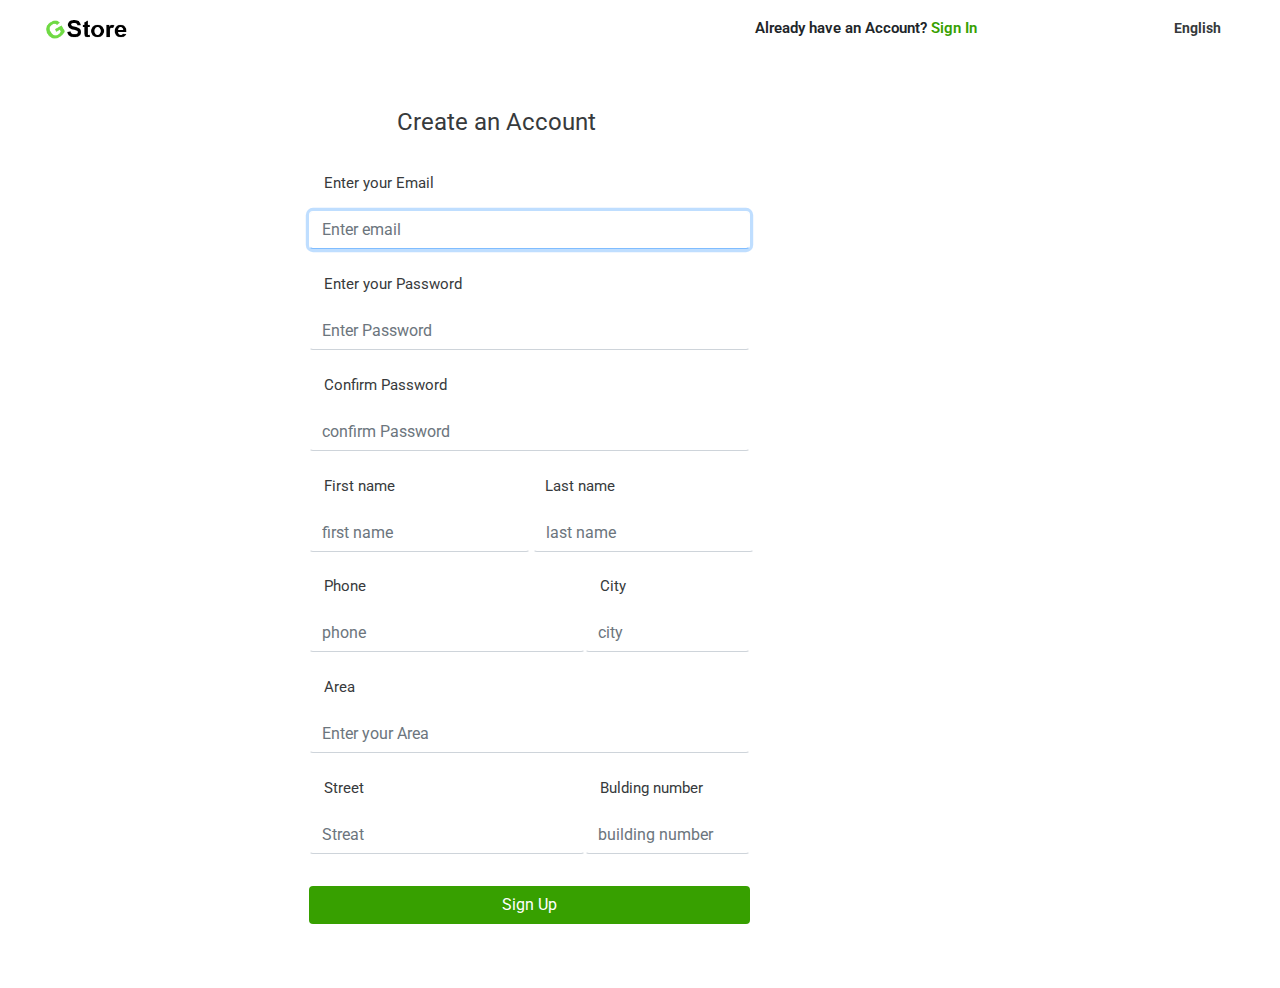
<file: buyer_register.html>
<!DOCTYPE html>
<html lang="en" dir="ltr">
<head>
    <meta charset="utf-8">
    <meta name="viewport" content="width=device-width, initial-scale=1, shrink-to-fit=no">
    <meta charset="utf-8">
    <meta http-equiv="X-UA-Compatible" content="IE=edge" />
    <link href="https://fonts.googleapis.com/css?family=Roboto|Vidaloka&display=swap|Roboto+Condensed|Lora" rel="stylesheet">
    <link rel="stylesheet" href="css/bootstrap.min.css" >
    <link href="css/buyer_register.css" type="text/css" rel="stylesheet">
    <title>GStore</title>
    <link rel="icon" href="img/G.png" type="image/x-icon">
    <link href="css/all.css" rel="stylesheet">



</head>
<body>
<nav class=" navbar navbar-expand-lg navbar-light bg-light nav-custom ">
    <a class="navbar-brand" href="index.html"><img src="img/gtore.png" class="navbar-img" height="25px"></a>
    <div class="ml-auto">
        <span class="already-have-account">Already have an Account? <a href="login.html" class="sign-in">Sign In</a></span>
        <span class=" language  ">English </span>
    </div>
</nav>

<div class="d-flex justify-content-center content-custom">
    <form>
        <div class="create-account ">Create an Account</div>
        <div class="form-group first-input row" >

            <label for="exampleInputEmail1" class="input-title col-sm-12">Enter your Email</label>
            <input type="email" class="form-control input-customize input-margin col-sm-8" autofocus id="exampleInputEmail1" aria-describedby="emailHelp" placeholder="Enter email">
        </div>
        <div class="form-group row">
            <label for="exampleInputPassword1" class="input-title col-sm-12">Enter your Password</label>
            <input type="password" class="form-control input-customize input-margin col-sm-8" id="exampleInputPassword1" placeholder="Enter Password">
        </div>
        <div class="form-group row">
            <label for="exampleInputPassword2" class="input-title col-sm-12">Confirm Password</label>
            <input type="password" class="form-control input-customize input-margin col-sm-8" id="exampleInputPassword2" placeholder="confirm Password">
        </div>

        <div class="form-group row" >
            <label for="exampleInputPassword3" class="input-title col-sm-4">First name</label>
            <label for="exampleInputPassword3" class="input-title col-sm-5">Last name</label>
            <input type="text" class="form-control input-customize input-margin col-sm-4" id="exampleInputPassword3" placeholder="first name">
            <input type="text" class="form-control input-customize input-margin col-sm-4" id="exampleInputPassword4" style="margin-left: 0.2em" placeholder="last name">
        </div>

        <div class="form-group row">
            <label for="exampleInputPassword5" class="input-title col-sm-5 ">Phone</label>
            <label for="exampleInputPassword7" class="input-title col-sm-5">City</label>
            <input type="text" class="form-control input-customize input-margin col-sm-5" id="exampleInputPassword5" placeholder="phone">
            <input type="text" class="form-control input-customize input-margin  col-sm-3" id="exampleInputPassword7" placeholder="city">
        </div>

        <div class="form-group row">
            <label for="exampleInputPassword8" class="input-title col-sm-10">Area</label>

            <input type="password" class="form-control input-customize input-margin col-sm-8" id="exampleInputPassword8" placeholder="Enter your Area">
        </div>
        <div class="form-group row">
            <label for="exampleInputPassword9" class="input-title col-sm-5">Street</label>
            <label for="exampleInputPassword10" class="input-title col-sm-3">Bulding number</label>
            <input type="text" class="form-control input-customize input-margin col-sm-5" id="exampleInputPassword9" placeholder="Streat">
            <input type="text" class="form-control input-customize input-margin col-sm-3" id="exampleInputPassword10" placeholder="building number">
        </div>
        <div class="row">
            <button type="submit" class="btn btn-submit col-sm-8" >Sign Up</button>
        </div>

    </form>
</div>
<script src="js/jquery-3.4.1.min.js"></script>

<script  src="js/all.js"></script>
<script src="https://cdnjs.cloudflare.com/ajax/libs/popper.js/1.12.9/umd/popper.min.js" integrity="sha384-ApNbgh9B+Y1QKtv3Rn7W3mgPxhU9K/ScQsAP7hUibX39j7fakFPskvXusvfa0b4Q" crossorigin="anonymous"></script>
<script src="js/bootstrap.min.js" ></script>

</body>
</html>
</file>
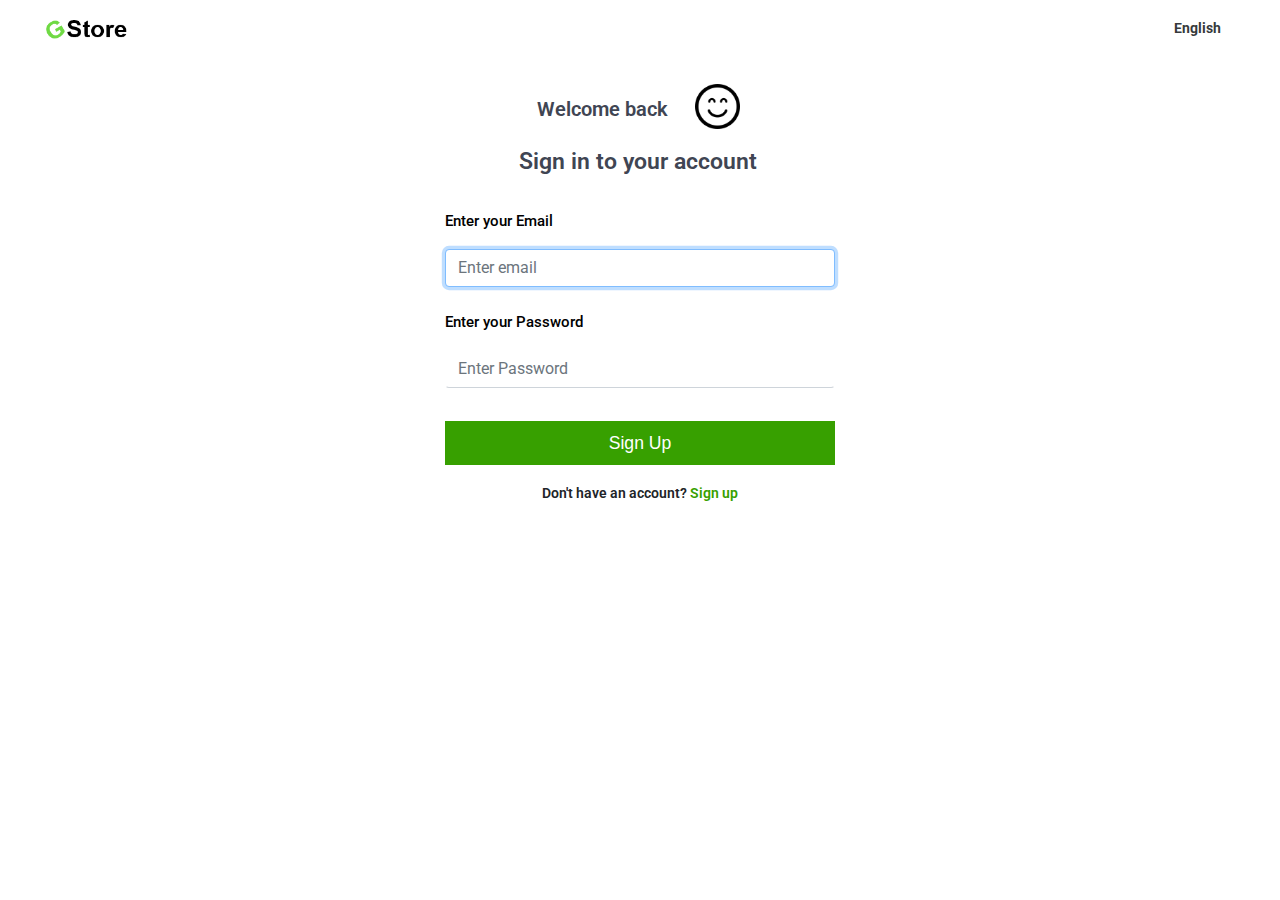
<file: login.html>
<!DOCTYPE html>
<html lang="en">
<head>
    <meta charset="utf-8">
    <meta name="viewport" content="width=device-width, initial-scale=1, shrink-to-fit=no">
    <meta charset="utf-8">
    <meta http-equiv="X-UA-Compatible" content="IE=edge" />
    <link href="https://fonts.googleapis.com/css?family=Roboto|Vidaloka&display=swap|Roboto+Condensed|Squada+One|Anton|Lato|Prompt|Playfair+Display|Open+Sans:600" rel="stylesheet">
    <link rel="stylesheet" href="css/bootstrap.min.css" >
    <link href="css/login.css" type="text/css" rel="stylesheet">
    <title>GStore</title>
    <link rel="icon" href="img/G.png" type="image/x-icon">
    <link href="css/all.css" rel="stylesheet">



</head>
<body>
<nav class=" navbar navbar-expand-lg navbar-light bg-light nav-custom ">
    <a class="navbar-brand" href="index.html"><img src="img/gtore.png" class="navbar-img" height="25px"></a>
    <div class="ml-auto">
        <span class=" language  ">English </span>
    </div>
</nav>
<div class="d-flex justify-content-center content-custom">
    <div class="d-flex flex-column">
        <div class="welcom-back">
           Welcome back <img src="img/smile.png" class="smile-img" width="45px" height="45px">
        </div>
        <div class="sign-in-to-your-account">
            Sign in to your account
        </div>

        <form >
            <div class="form-group first-input">
                <label for="exampleInputEmail1" class="input-title" style="margin-top: 2em">Enter your Email</label>
                <input type="email" class="form-control input-customize input-margin"  autofocus id="exampleInputEmail1" aria-describedby="emailHelp" placeholder="Enter email">
            </div>
            <div class="form-group">
                <label for="exampleInputPassword1" class="input-title">Enter your Password</label>
                <input type="password" class="form-control input-customize input-margin" id="exampleInputPassword1" placeholder="Enter Password">
            </div>

            <button type="submit" class="btn btn-submit" >Sign Up</button>
            <div class="dont-have-account">Don't have an account? <a  href="register.html" class="sign-up">Sign up</a></div>
        </form>

    </div>
</div>
</body>
</html>
</file>
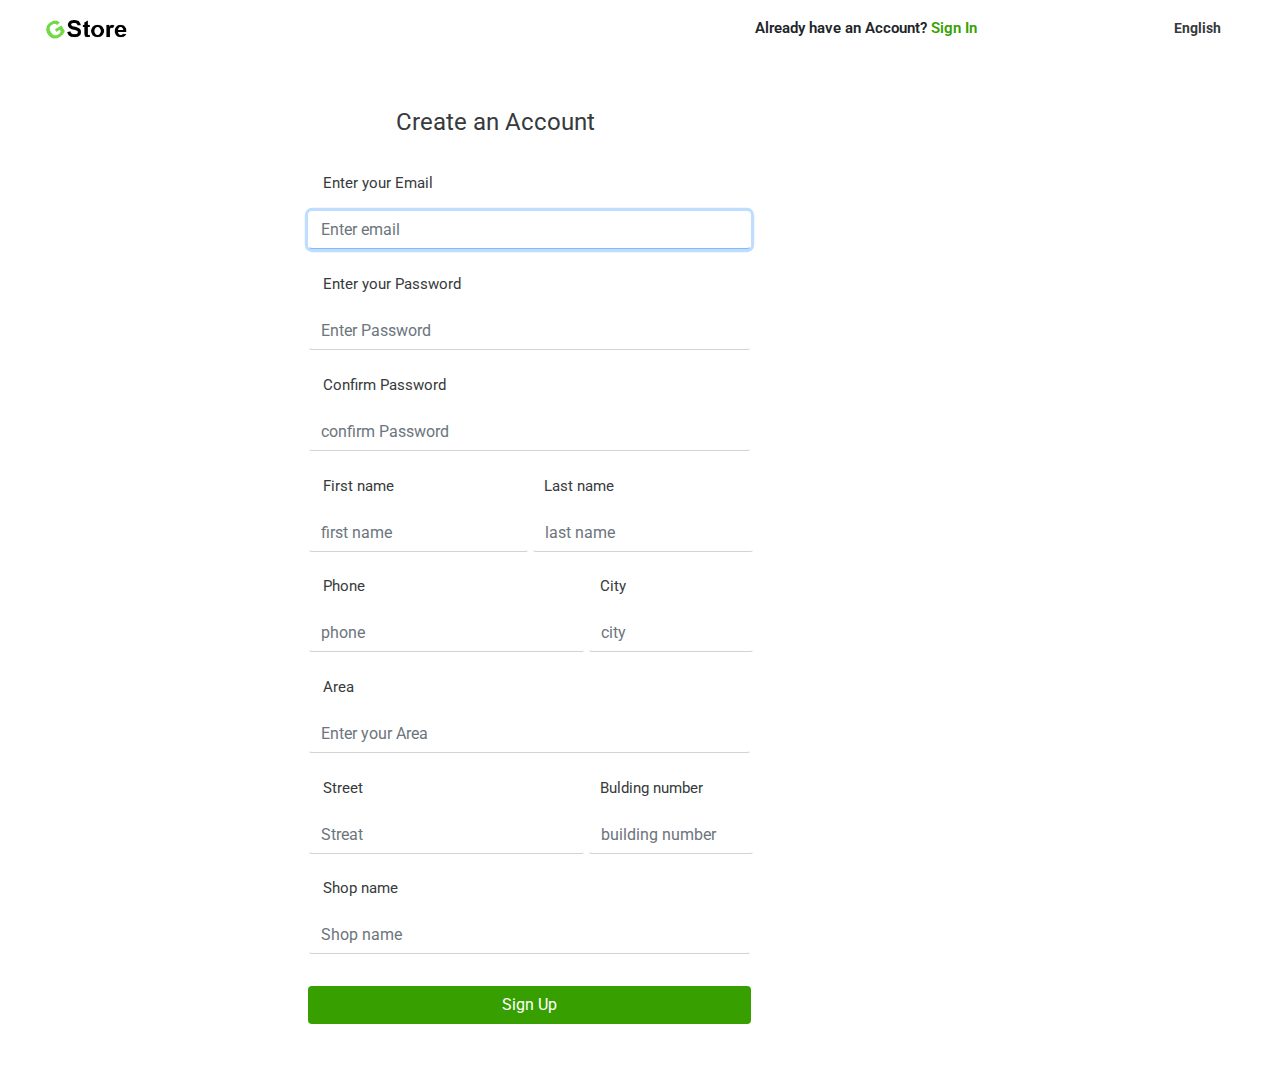
<file: seller_register.html>
<!DOCTYPE html>
<html lang="en" dir="ltr">
<head>
    <meta charset="utf-8">
    <meta name="viewport" content="width=device-width, initial-scale=1, shrink-to-fit=no">
    <meta charset="utf-8">
    <meta http-equiv="X-UA-Compatible" content="IE=edge" />
    <link href="https://fonts.googleapis.com/css?family=Roboto|Vidaloka&display=swap|Roboto+Condensed|Lora" rel="stylesheet">
    <link rel="stylesheet" href="css/bootstrap.min.css" >
    <link href="css/buyer_register.css" type="text/css" rel="stylesheet">
    <title>GStore</title>
    <link rel="icon" href="img/G.png" type="image/x-icon">
    <link href="css/all.css" rel="stylesheet">



</head>
<body>
<nav class=" navbar navbar-expand-lg navbar-light bg-light nav-custom ">
    <a class="navbar-brand" href="index.html"><img src="img/gtore.png" class="navbar-img" height="25px"></a>
    <div class="ml-auto">
        <span class="already-have-account">Already have an Account? <a href="login.html" class="sign-in">Sign In</a></span>
        <span class=" language  ">English </span>
    </div>
</nav>

<div class="d-flex justify-content-center content-custom">
    <form>
        <div class="create-account ">Create an Account</div>
        <div class="form-group first-input row" >

            <label for="exampleInputEmail1" class="input-title col-sm-12">Enter your Email</label>
            <input type="email" class="form-control input-customize input-margin col-sm-8" autofocus id="exampleInputEmail1" aria-describedby="emailHelp" placeholder="Enter email">
        </div>
        <div class="form-group row">
            <label for="exampleInputPassword1" class="input-title col-sm-12">Enter your Password</label>
            <input type="password" class="form-control input-customize input-margin col-sm-8" id="exampleInputPassword1" placeholder="Enter Password">
        </div>
        <div class="form-group row">
            <label for="exampleInputPassword2" class="input-title col-sm-12">Confirm Password</label>
            <input type="password" class="form-control input-customize input-margin col-sm-8" id="exampleInputPassword2" placeholder="confirm Password">
        </div>

        <div class="form-group row" >
            <label for="exampleInputPassword3" class="input-title col-sm-4">First name</label>
            <label for="exampleInputPassword3" class="input-title col-sm-5">Last name</label>
            <input type="text" class="form-control input-customize input-margin col-sm-4" id="exampleInputPassword3" placeholder="first name">
            <input type="text" class="form-control input-customize second-input-margin input-margin col-sm-4" id="exampleInputPassword4" style="margin-left: 0.2em" placeholder="last name">
        </div>

        <div class="form-group row">
            <label for="exampleInputPassword5" class="input-title col-sm-5 ">Phone</label>
            <label for="exampleInputPassword7" class="input-title col-sm-5">City</label>
            <input type="text" class="form-control input-customize input-margin col-sm-5" id="exampleInputPassword5" placeholder="phone">
            <input type="text" class="form-control input-customize input-margin second-input-margin  col-sm-3" id="exampleInputPassword7" placeholder="city">
        </div>

        <div class="form-group row">
            <label for="exampleInputPassword8" class="input-title col-sm-10">Area</label>

            <input type="password" class="form-control input-customize input-margin col-sm-8" id="exampleInputPassword8" placeholder="Enter your Area">
        </div>
        <div class="form-group row">
            <label for="exampleInputPassword9" class="input-title col-sm-5">Street</label>
            <label for="exampleInputPassword10" class="input-title col-sm-3">Bulding number</label>
            <input type="text" class="form-control input-customize input-margin col-sm-5" id="exampleInputPassword9" placeholder="Streat">
            <input type="text" class="form-control input-customize input-margin col-sm-3 second-input-margin" id="exampleInputPassword10" placeholder="building number">
        </div>
        <div class="form-group row">
            <label for="exampleInputPassword11" class="input-title col-sm-10">Shop name</label>
            <input type="password" class="form-control input-customize input-margin col-sm-8" id="exampleInputPassword11" placeholder="Shop name">
        </div>
        <div class="row">
            <button type="submit" class="btn btn-submit col-sm-8" >Sign Up</button>
        </div>

    </form>
</div>
<script src="js/jquery-3.4.1.min.js"></script>

<script  src="js/all.js"></script>
<script src="https://cdnjs.cloudflare.com/ajax/libs/popper.js/1.12.9/umd/popper.min.js" integrity="sha384-ApNbgh9B+Y1QKtv3Rn7W3mgPxhU9K/ScQsAP7hUibX39j7fakFPskvXusvfa0b4Q" crossorigin="anonymous"></script>
<script src="js/bootstrap.min.js" ></script>

</body>
</html>
</file>
<file: css/buyer_register.css>
@import url('https://fonts.googleapis.com/css?family=Caladea|Lora|Roboto&display=swap');
.language{
    position: relative;
    right: 3em;
    font-size:0.9em;
    font-weight: bold;
    font-family: Roboto,Sans-Serif;
    color: #373A3C;
}
.nav-custom{
    background-color: white !important;
}
.navbar-img{
    margin-left:1.5em;
}
.already-have-account{
    margin-right: 16em;
    font-weight: 600;
    font-size: 1.15vw;
    font-family: 'Roboto',Sans-Serif ;
}

.sign-in{
    color: #37A000 !important;
    font-size: 1.2vw;
}
.content-custom{
    margin-top: 3em;

    color: #373A3C;

}
.input-customize{
    border-top-color: white !important;
    border-right-color: white !important;
    border-left-color: white !important;

}
.input-title{
    font-size: 1.2vw;
    color: #373A3C;
    font-family: Roboto, Sans-Serif;
    margin-top: 0.5em;
}
.input-margin{
    margin-top: 0.5em;
}
.create-account{
    margin-left: 3em;
    font-size: 1.9vw;
    font-family: Roboto, Sans-Serif;
    margin-bottom:1em;
}

.first-input{
    margin-top: 0.5em;
}
.second-input-margin{
    margin-left: 0.2em;
}
.btn-submit{
    background-color: #37A000;
    margin-top: 1em;
    width: 125%;
    color: white;
    font-weight: 400;
    font-family: Roboto, Sans-Serif;
    margin-bottom: 4em;
}



/**********











****************/
@media (max-width: 450px) {
    .navbar-img{
        margin-left: 0em;
        height: 26px;
    }
    .already-have-account{
        font-size: 2.5vw;
        margin-right: 3em;
    }
    .language{
        right: 0em;
    }
    .sign-in{
        font-size: 2.5vw;
    }
    .create-account{
        margin-left: 4em;
        font-size: 4.5vw;
        font-weight: bold;
    }
    .input-customize{
        width: 140%;
        border-top-color: white !important;
        border-right-color: white !important;
        border-left-color: white !important;
    }
    .btn-submit{
        width: 140%;
    }
    .input-title{
        font-size: 3.5vw;
    }
}
@media (max-width: 350px) {
    .already-have-account{
        font-size: 2.5vw;
        margin-right: 2em;
    }
    .language{
        font-size: 3vw;
    }
    .navbar-img{
        height: 20px;
    }
    .content-custom{
        margin-top: 2em;
    }
    .create-account{
        margin-left: 6em;
    }

}
</file>
<file: css/login.css>
@import url('https://fonts.googleapis.com/css?family=Caladea|Lora|Roboto&display=swap');
body{
    overflow-x: hidden;
}
.language{
    position: relative;
    right: 3em;
    font-size:0.9em;
    font-weight: bold;
    font-family: Roboto,Sans-Serif;
    color: #373A3C;
}
.nav-custom{
    background-color: white !important;
}
.navbar-img{
    margin-left:1.5em;
}
.sign-in-out{
    position: absolute;
    right: 15em;
    top: 1.2em;
    color: #404553;
    font-weight: 500;
    font-family: "Open Sans", sans-serif;
}

.sign-in-word{
    color: #37A000;

}
.content-custom{
    margin-top: 2em;
}
.input-customize{
    border-left-color: white;
    border-right-color: white;
    border-top-color: white;
    margin-top: 0.5em;
}
.welcom-back{
    font-size: 1.6vw;
    color: #404553;
    font-weight: 600;

    width: 220px;
    margin-left: 4.5em;
    font-family: Roboto, Sans-Serif;
    display: inline-block;
}

input{
    padding-left: 0.6em;
    font-family: 'Roboto', sans-serif;
}
.btn-submit{
    margin-top: 1em;
    width: 390px;
    height: 44px;
    background-color: #37A000;
    color: white;
    font-size: 1.1em;
    font-family: Aton, Sans-Serif;
    font-weight: 500;
    border-radius: 0px;
    margin-bottom: 1em;
}
.input-title{
    font-size: 1.2vw;
    color: black;
    font-family: Roboto, Sans-Serif;
    margin-top: 0.5em;
    font-weight: 500;
}
.smile-img{
 position: relative;
    left: 22px;
    top: -0.2em;
}

.sign-in-to-your-account{
    font-size: 1.8vw;
    color: #404553;
    font-weight: 600;
    margin-top: 0.5em;
    margin-left: 3.2em;
    font-family: Roboto, Sans-Serif;
}
.forget-password{
    font-size: 1vw;
    color: #37A000;
    font-weight: 500;
    margin-top: 0.5em;
    font-family: Roboto, Sans-Serif;
}
.dont-have-account{
    font-size: 1.1vw;
    font-family: Roboto, Sans-Serif;
    font-weight: 600;
    text-align: center;
}
.sign-up{
    color: #37A000 !important;
}
/*****************









**************************/
@media (max-width: 450px) {
    .navbar-img{
        margin-left: 0em;
        height: 26px;
    }
    .language{
        right: 0em;
    }
    .sign-in-to-your-account{
        font-size: 4.2vw;
        color: #404553;
        font-weight: 600;
        margin-top: 0.3em;
        margin-left: 4.25em;
        font-family: Roboto, Sans-Serif;
    }
    .welcom-back{
        font-size:5vw;
        color: #404553;
        font-weight: 600;
        width: 220px;
        margin-left: 3.5em;
        font-family: Roboto, Sans-Serif;
    }
    .smile-img{
        height:35px;
        width: 35px;
        position: relative;
        left: 10px;
        top: -0.2em;
    }
    .input-customize{
        border-left-color: white;
        border-right-color: white;
        border-top-color: white;
        margin-top: 0.5em;
        width: 100%;
    }
    .input-title{
        font-size: 3.6vw;
        color: black;
    }
    .btn-submit{
        width: 100%;

    }
    .dont-have-account{
        font-size: 2.8vw;
        font-family: Roboto, Sans-Serif;
        font-weight: 600;
        text-align: center;
    }
}
/*****************









**************************/

@media (max-width: 350px) {

    .language{
        font-size: 3vw;
    }
    .navbar-img{
        height: 20px;
    }

}
</file>
